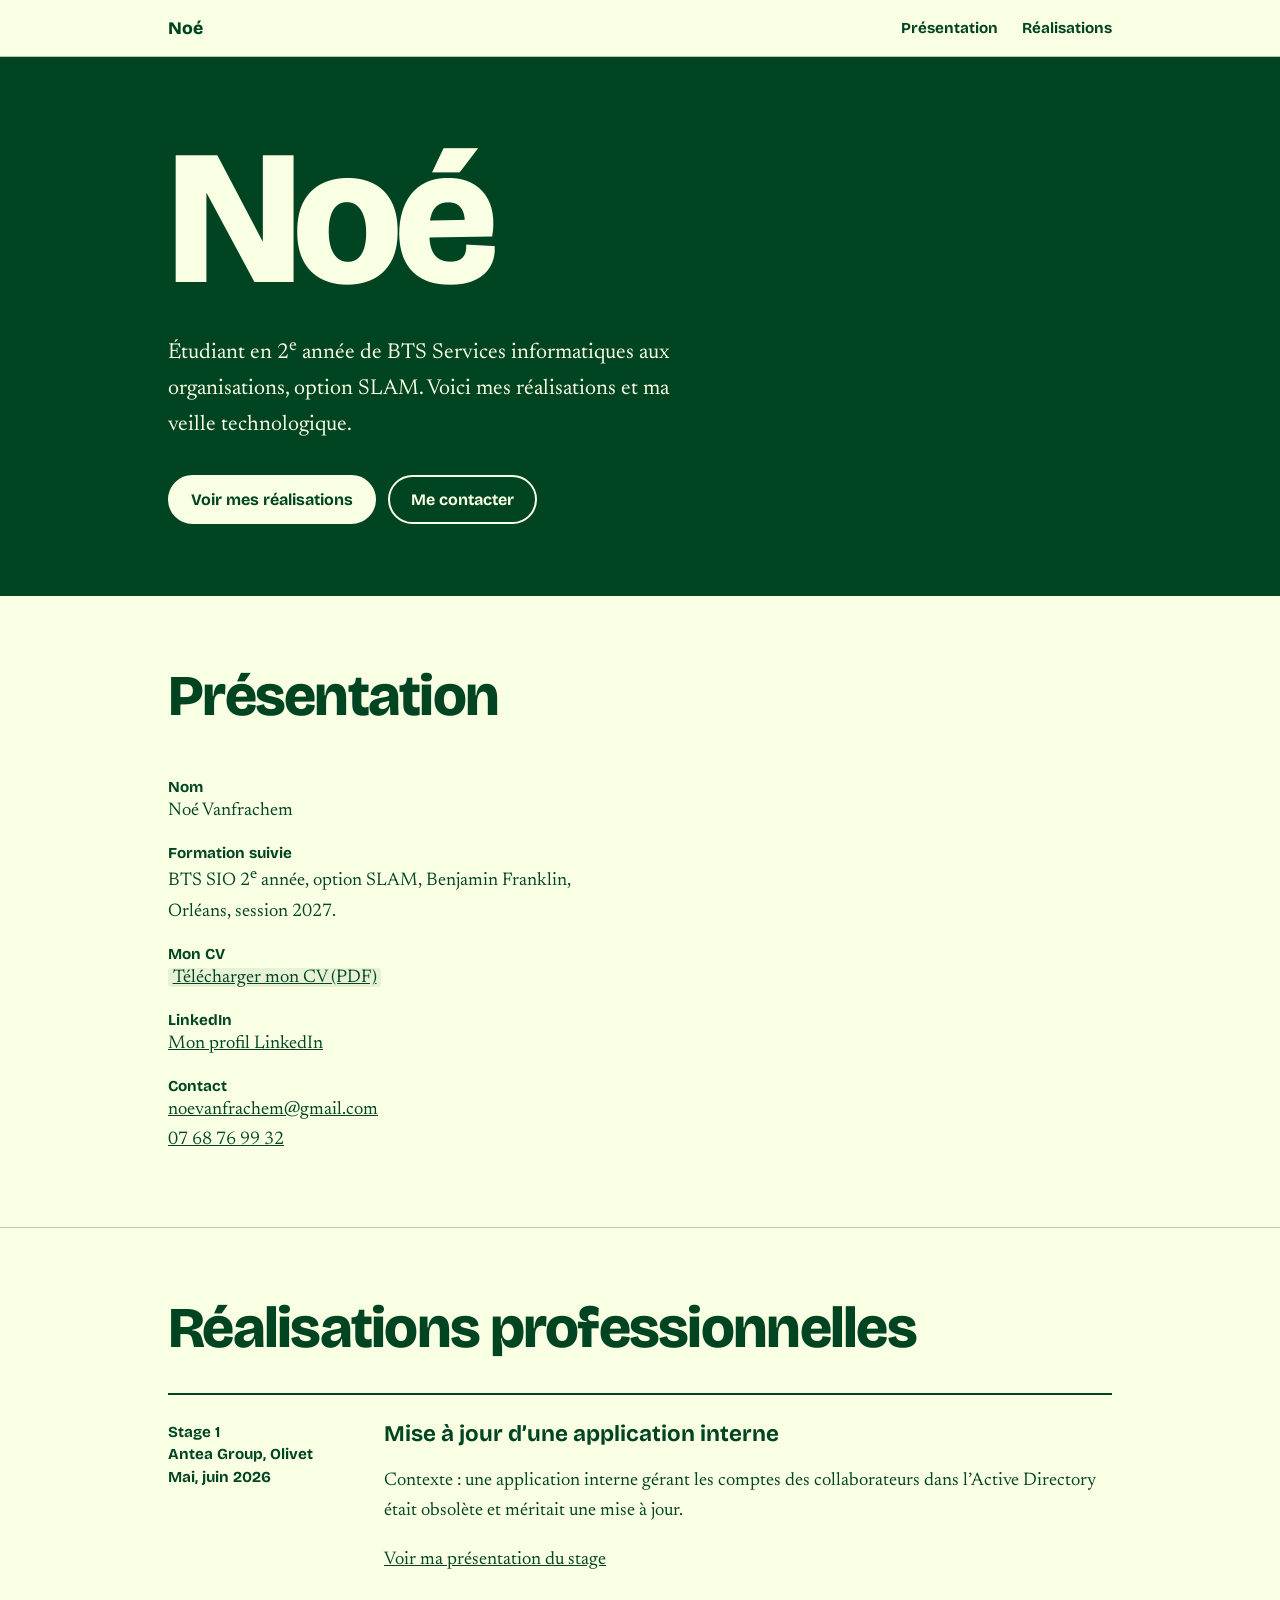
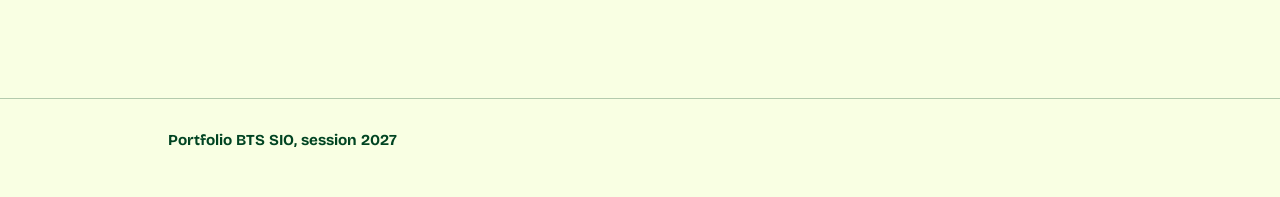
<file: index.html>
<!DOCTYPE html>
<html lang="fr">
<head>
<meta charset="utf-8">
<meta name="viewport" content="width=device-width, initial-scale=1, viewport-fit=cover">
<title>Portfolio BTS SIO – Noé</title>
<link rel="preconnect" href="https://fonts.googleapis.com">
<link href="https://fonts.googleapis.com/css2?family=Bricolage+Grotesque:opsz,wght@12..96,400;12..96,700;12..96,800&family=Newsreader:opsz,wght@6..72,400;6..72,500&display=swap" rel="stylesheet">
<link rel="stylesheet" href="style.css">
</head>
<body>
<header class="nav">
  <div class="wrap">
    <b>Noé</b>
    <nav aria-label="Navigation principale">
      <ul>
        <li><a href="#presentation">Présentation</a></li>
        <li><a href="#realisations">Réalisations</a></li>
      </ul>
    </nav>
  </div>
</header>
<div class="hero">
  <div class="wrap">
    <h1>Noé</h1>
    <p>Étudiant en 2<sup>e</sup> année de BTS Services informatiques aux organisations, option <span>SLAM.</span> Voici mes réalisations et ma veille technologique.</p>
    <div class="btns">
      <a class="btn fill" href="#realisations">Voir mes réalisations</a>
      <a class="btn" href="#presentation">Me contacter</a>
    </div>
  </div>
</div>
<main>
<section id="presentation">
  <div class="wrap">
    <h2>Présentation</h2>
    <div class="grid">
      <dl>
        <dt>Nom</dt>
        <dd>Noé <span>Vanfrachem</span></dd>
        <dt>Formation suivie</dt>
        <dd>BTS SIO 2<sup>e</sup> année, option <span>SLAM</span>, <span>Benjamin Franklin, Orléans</span>, session <span>2027.</span></dd>
        <dt>Mon CV</dt>
        <dd><a href="CV_VANFRACHEM.pdf" class="ph">Télécharger mon CV (PDF)</a></dd>
        <dt>LinkedIn</dt>
        <dd><a href="https://www.linkedin.com/in/noe-vanfrachem">Mon profil LinkedIn</a></dd>
        <dt>Contact</dt>
        <dd><a href="mailto:noevanfrachem@gmail.com">noevanfrachem@gmail.com</a></dd>
        <dd><a href="tel:+33768769932">07 68 76 99 32</a></dd>
      </dl>
    </div>
  </div>
</section>
<section id="realisations">
  <div class="wrap">
    <h2>Réalisations professionnelles</h2>
    <article class="work">
      <div class="meta">
        <span>Stage 1</span><br>
        <span>Antea Group, Olivet</span><br>
        <span>Mai, juin 2026</span>
      </div>
      <div>
        <h3>Mise à jour d’une application interne</h3>
        <p>Contexte : une application interne gérant les comptes des collaborateurs dans l’Active Directory était obsolète et méritait une mise à jour.</p>
        <p><a href="stage1.html">Voir ma présentation du stage</a></p>
      </div>
    </article>
  </div>
</section>
</main>
<footer><div class="wrap">Portfolio BTS SIO, session 2027</div></footer>
</body>
</html>
</file>
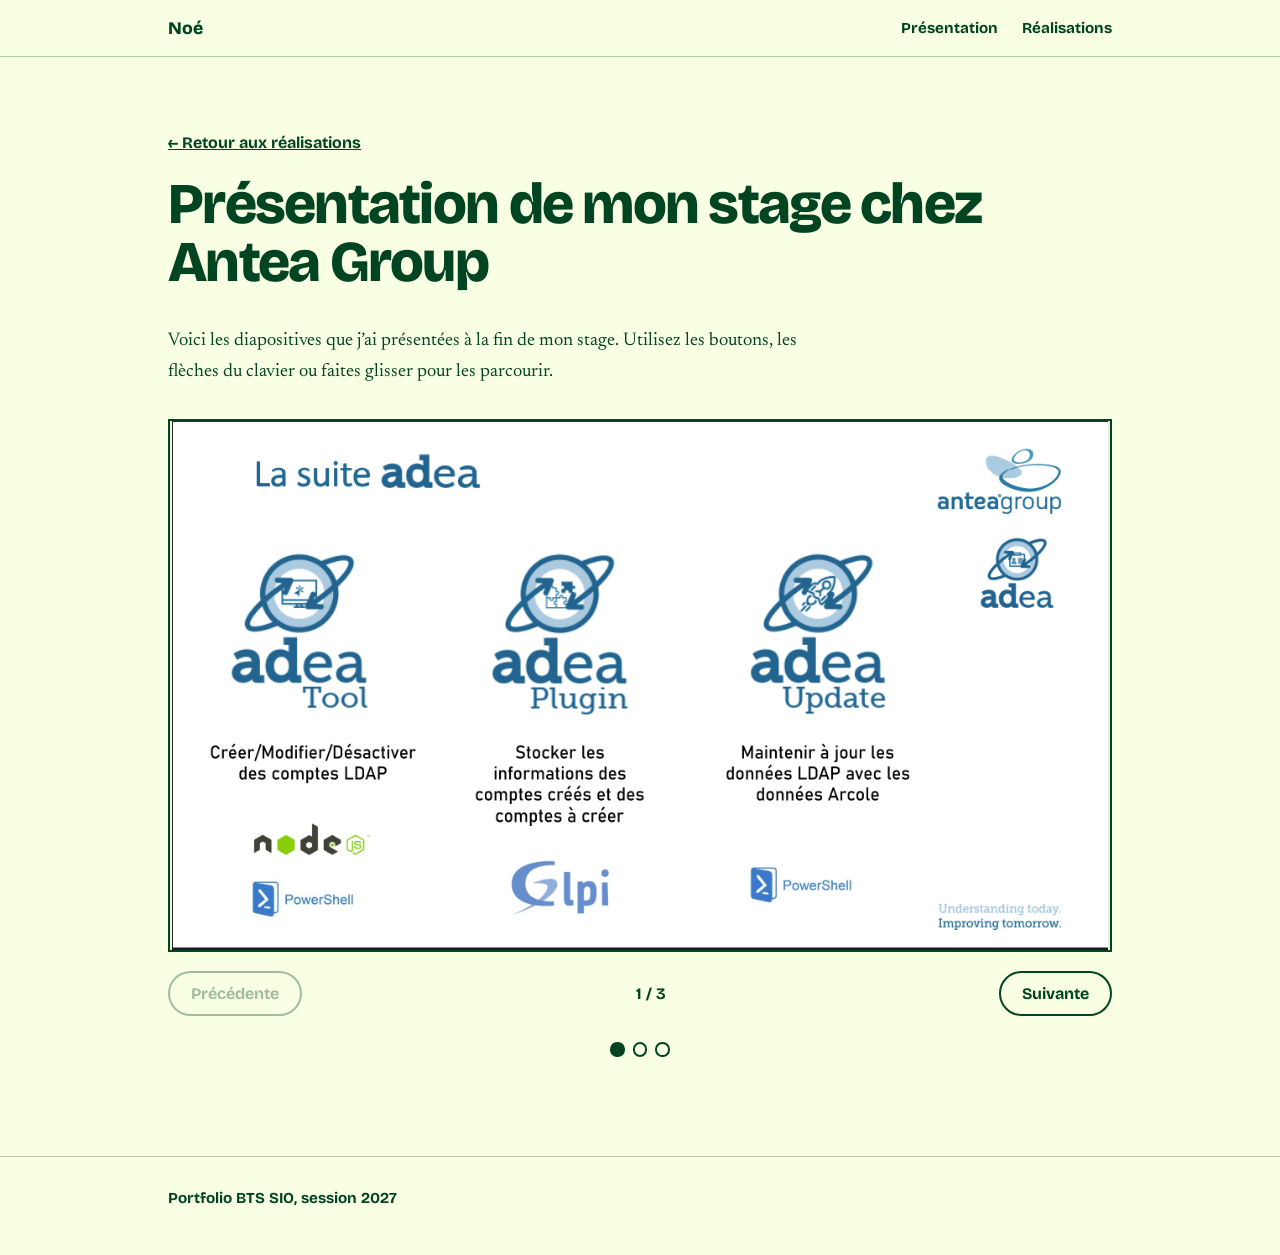
<file: stage1.html>
<!DOCTYPE html>
<html lang="fr">
<head>
<meta charset="utf-8">
<meta name="viewport" content="width=device-width, initial-scale=1, viewport-fit=cover">
<title>Présentation du stage – Portfolio BTS SIO – Noé</title>
<link rel="preconnect" href="https://fonts.googleapis.com">
<link href="https://fonts.googleapis.com/css2?family=Bricolage+Grotesque:opsz,wght@12..96,400;12..96,700;12..96,800&family=Newsreader:opsz,wght@6..72,400;6..72,500&display=swap" rel="stylesheet">
<link rel="stylesheet" href="style.css">
<link rel="stylesheet" href="Carousel.css">
</head>
<body>

<header class="nav">
  <div class="wrap">
    <b>Noé</b>
    <nav aria-label="Navigation principale">
      <ul>
        <li><a href="index.html#presentation">Présentation</a></li>
        <li><a href="index.html#realisations">Réalisations</a></li>
      </ul>
    </nav>
  </div>
</header>

<main>
<section>
  <div class="wrap">
    <a class="back" href="index.html#realisations">← Retour aux réalisations</a>
    <h2>Présentation de mon stage chez Antea Group</h2>
    <p class="lead">Voici les diapositives que j’ai présentées à la fin de mon stage. Utilisez les boutons, les flèches du clavier ou faites glisser pour les parcourir.</p>

    <div class="carousel" role="region" aria-roledescription="carrousel" aria-label="Diapositives de la présentation de stage">
      <div class="track" id="track" tabindex="0"></div>

      <div class="controls">
        <button class="ctrl" id="prev" type="button">Précédente</button>
        <span class="count" id="count" aria-live="polite"></span>
        <button class="ctrl" id="next" type="button">Suivante</button>
      </div>
      <ul class="dots" id="dots"></ul>
    </div>
  </div>
</section>
</main>

<footer>
  <div class="wrap">Portfolio BTS SIO, session 2027</div>
</footer>

<script>
  // À MODIFIER : nombre de diapositives (images slides/diapo-1.jpg, diapo-2.jpg, ...)
  const TOTAL = 3;
  const EXT = "png";

  const track = document.getElementById("track");
  const dots = document.getElementById("dots");
  const count = document.getElementById("count");
  const prev = document.getElementById("prev");
  const next = document.getElementById("next");
  let current = 0;

  for (let i = 1; i <= TOTAL; i++) {
    const fig = document.createElement("figure");
    fig.className = "slide";
    const img = document.createElement("img");
    img.src = "slides/diapo-" + i + "." + EXT;
    img.alt = "Diapositive " + i + " sur " + TOTAL;
    if (i > 1) img.loading = "lazy";
    fig.appendChild(img);
    track.appendChild(fig);

    const li = document.createElement("li");
    const b = document.createElement("button");
    b.type = "button";
    b.setAttribute("aria-label", "Aller à la diapositive " + i);
    b.addEventListener("click", () => goTo(i - 1));
    li.appendChild(b);
    dots.appendChild(li);
  }

  function goTo(n) {
    n = Math.max(0, Math.min(TOTAL - 1, n));
    track.scrollTo({ left: n * track.clientWidth });
  }

  function update() {
    current = Math.round(track.scrollLeft / track.clientWidth);
    count.textContent = (current + 1) + " / " + TOTAL;
    prev.disabled = current === 0;
    next.disabled = current === TOTAL - 1;
    dots.querySelectorAll("button").forEach((b, i) =>
      b.setAttribute("aria-current", i === current ? "true" : "false"));
  }

  prev.addEventListener("click", () => goTo(current - 1));
  next.addEventListener("click", () => goTo(current + 1));
  track.addEventListener("scroll", update, { passive: true });
  window.addEventListener("resize", () => { goTo(current); update(); });
  track.addEventListener("keydown", (e) => {
    if (e.key === "ArrowRight") { e.preventDefault(); goTo(current + 1); }
    if (e.key === "ArrowLeft") { e.preventDefault(); goTo(current - 1); }
  });
  update();
</script>
</body>
</html>
</file>
<file: style.css>
:root{
  --pomelo:#F9FFE3; --forest:#004422;
  --bg:var(--pomelo); --fg:var(--forest);
  --line:rgba(0,68,34,.28); --soft:rgba(0,68,34,.07);
  --display:"Bricolage Grotesque","Helvetica Neue",Arial,sans-serif;
  --text:"Newsreader",Georgia,"Times New Roman",serif;
  box-sizing:border-box;
  padding-top:env(safe-area-inset-top,0px);
  padding-bottom:env(safe-area-inset-bottom,0px);
}
@media (prefers-color-scheme:dark){
  :root:not([data-theme="light"]){--bg:var(--forest);--fg:var(--pomelo);--line:rgba(249,255,227,.3);--soft:rgba(249,255,227,.08)}
}
:root[data-theme="dark"]{--bg:var(--forest);--fg:var(--pomelo);--line:rgba(249,255,227,.3);--soft:rgba(249,255,227,.08)}
*{box-sizing:border-box}
html{scroll-behavior:smooth;scroll-padding-top:calc(env(safe-area-inset-top,0px) + 64px)}
body{margin:0;background:var(--bg);color:var(--fg);font:400 1.15rem/1.65 var(--text)}
a{color:inherit}
:focus-visible{outline:3px solid currentColor;outline-offset:3px}
.wrap{max-width:62rem;margin:0 auto;padding:0 1.5rem}
header.nav{position:sticky;top:env(safe-area-inset-top,0px);background:var(--bg);border-bottom:1px solid var(--line);z-index:5}
header.nav .wrap{display:flex;justify-content:space-between;align-items:center;gap:1rem;min-height:56px;flex-wrap:wrap}
.nav b{font:800 1.1rem var(--display)}
.nav ul{display:flex;gap:1.5rem;list-style:none;margin:0;padding:0;font:700 .95rem var(--display)}
.nav a{text-decoration:none;padding:.4rem 0;border-bottom:2px solid transparent}
.nav a:hover{border-color:currentColor}
.hero{background:var(--fg);color:var(--bg)}
.hero .wrap{padding-top:5rem;padding-bottom:4.5rem}
.hero h1{font:800 clamp(4.5rem,18vw,12rem)/.85 var(--display);letter-spacing:-.04em;margin:0 0 2rem}
.hero p{max-width:34rem;margin:0 0 2rem;font-size:1.35rem}
.btns{display:flex;gap:.8rem;flex-wrap:wrap}
.btn{font:700 1rem var(--display);padding:.8rem 1.3rem;border:2px solid var(--bg);text-decoration:none;border-radius:999px}
.btn.fill{background:var(--bg);color:var(--fg)}
.btn:hover{opacity:.85}
section{padding:4.5rem 0;border-bottom:1px solid var(--line)}
h2{font:800 clamp(2.2rem,6vw,3.6rem)/1 var(--display);letter-spacing:-.03em;margin:0 0 2.2rem}
h3{font:700 1.4rem/1.2 var(--display);margin:0 0 .4rem}
.grid{display:grid;grid-template-columns:1fr 1fr;gap:3rem}
@media(max-width:760px){.grid{grid-template-columns:1fr;gap:1.5rem}}
dl{margin:0}
dt{font:700 .95rem var(--display);margin-top:1.1rem}
dd{margin:0}
.ph{background:var(--soft);padding:0 .25em;border-radius:3px}
.work{border-top:2px solid var(--fg);padding:1.6rem 0 2rem;display:grid;grid-template-columns:11rem 1fr;gap:1rem 2.5rem}
@media(max-width:760px){.work{grid-template-columns:1fr}}
.work .meta{font:700 .95rem/1.5 var(--display)}
.tags{display:flex;flex-wrap:wrap;gap:.4rem;margin-top:.9rem;padding:0;list-style:none}
.tags li{font:700 .85rem var(--display);border:1.5px solid var(--fg);border-radius:999px;padding:.1rem .7rem}
.sub{font:700 1.05rem var(--display);margin:1.6rem 0 .6rem}
.tools{display:flex;gap:.6rem;flex-wrap:wrap;padding:0;list-style:none;margin:0}
.tools li{background:var(--soft);padding:.35rem .9rem;border-radius:4px;font:700 .95rem var(--display)}
.table{overflow-x:auto}
table{border-collapse:collapse;width:100%;min-width:34rem}
th,td{text-align:left;padding:.8rem 1rem .8rem 0;border-bottom:1px solid var(--line);vertical-align:top}
th{font:700 .95rem var(--display);border-bottom:2px solid var(--fg)}
footer{padding:2rem 0 3rem;font:700 .95rem var(--display)}
@media(prefers-reduced-motion:reduce){html{scroll-behavior:auto}}
</file>
<file: Carousel.css>
/* Carrousel de diapositives. Utilise les variables définies dans style.css */
.back{display:inline-block;margin-bottom:1.5rem;font:700 1rem var(--display)}
.lead{max-width:40rem;margin:0 0 2rem}

.carousel{position:relative}
.track{
  display:flex;
  overflow-x:auto;
  scroll-snap-type:x mandatory;
  scroll-behavior:smooth;
  border:2px solid var(--fg);
  background:var(--soft);
  scrollbar-width:none;
}
.track::-webkit-scrollbar{display:none}
.slide{
  flex:0 0 100%;
  margin:0;
  scroll-snap-align:center;
  aspect-ratio:16/9;
  display:flex;
  align-items:center;
  justify-content:center;
}
.slide img{width:100%;height:100%;object-fit:contain;display:block}

.controls{
  display:flex;
  align-items:center;
  justify-content:space-between;
  gap:1rem;
  margin-top:1.2rem;
  flex-wrap:wrap;
}
.ctrl{
  font:700 1rem var(--display);
  padding:.7rem 1.3rem;
  border:2px solid var(--fg);
  background:transparent;
  color:var(--fg);
  border-radius:999px;
  cursor:pointer;
}
.ctrl:hover:not(:disabled){background:var(--fg);color:var(--bg)}
.ctrl:disabled{opacity:.35;cursor:default}
.count{font:700 1rem var(--display);min-width:5rem;text-align:center}

.dots{display:flex;gap:.5rem;justify-content:center;flex-wrap:wrap;margin-top:1.2rem;padding:0;list-style:none}
.dots button{
  width:.9rem;height:.9rem;padding:0;
  border:2px solid var(--fg);border-radius:50%;
  background:transparent;cursor:pointer;
}
.dots button[aria-current="true"]{background:var(--fg)}

@media(prefers-reduced-motion:reduce){.track{scroll-behavior:auto}}
</file>
